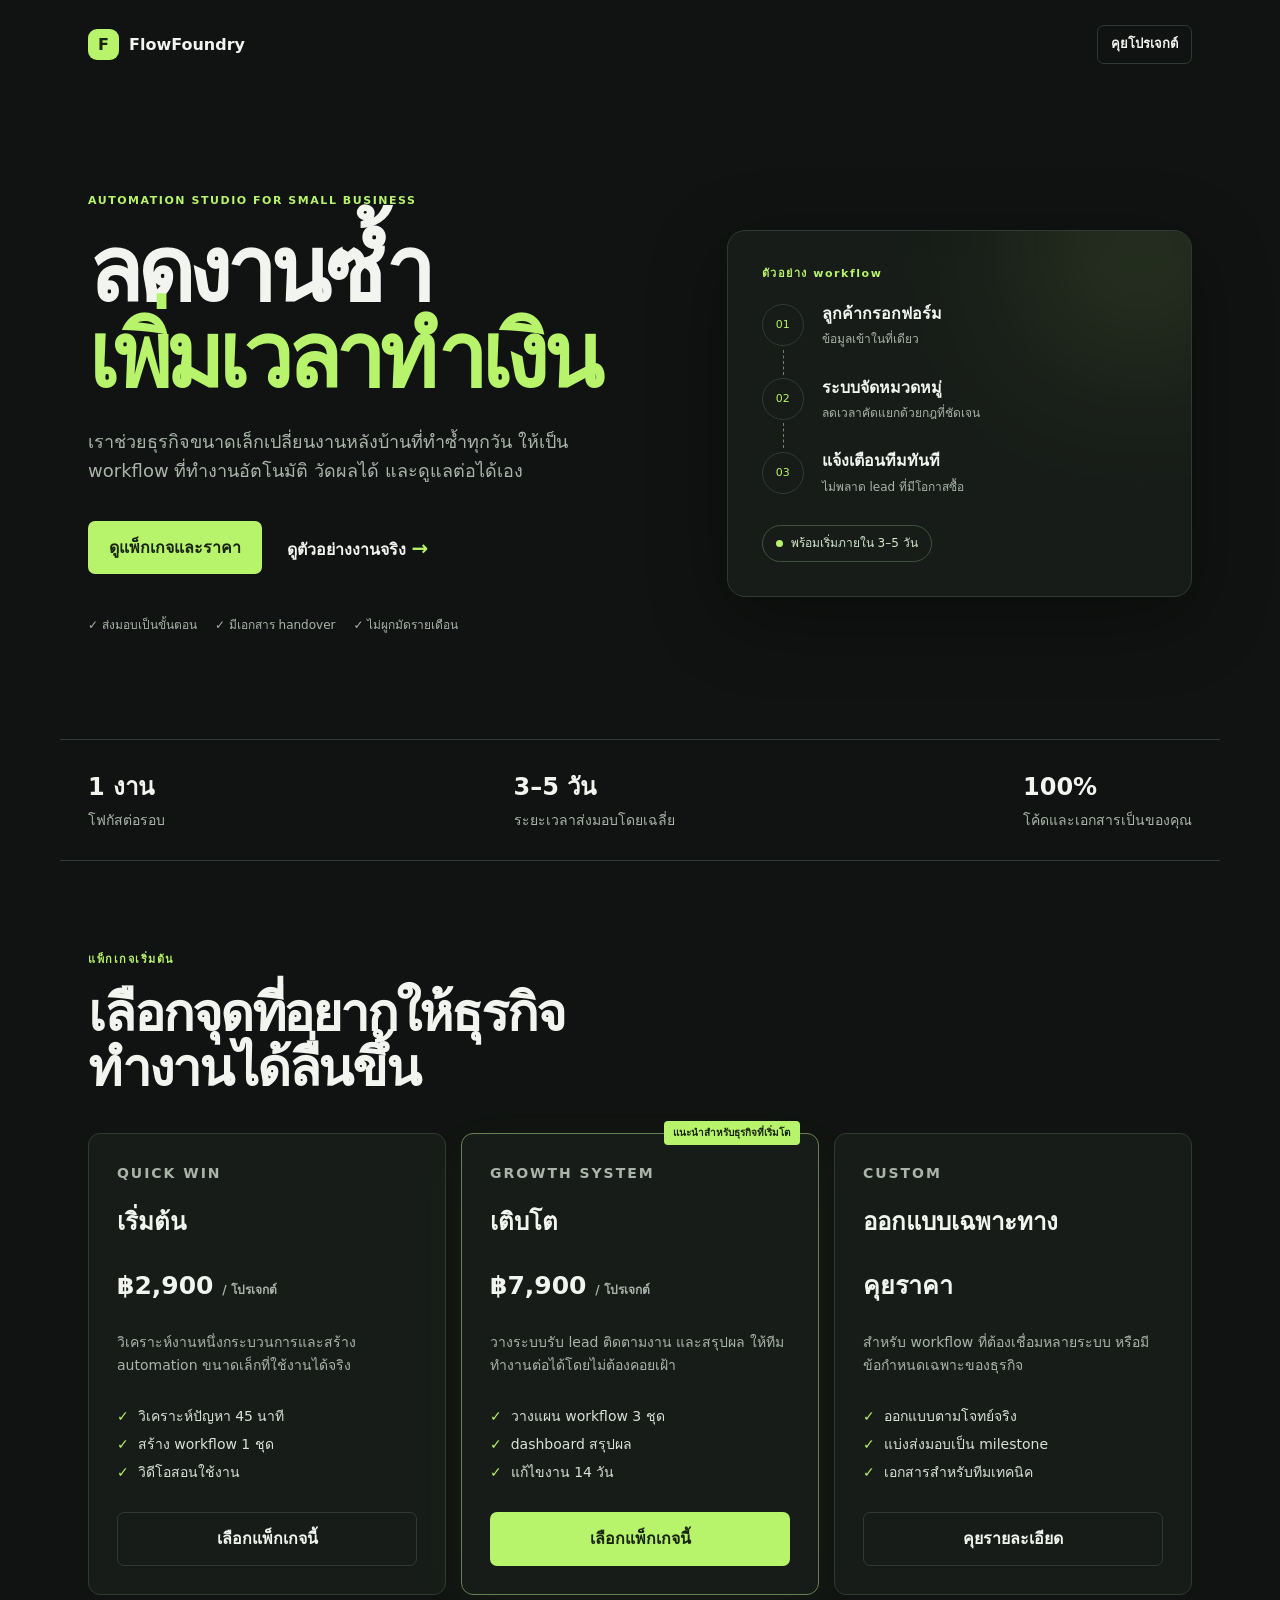
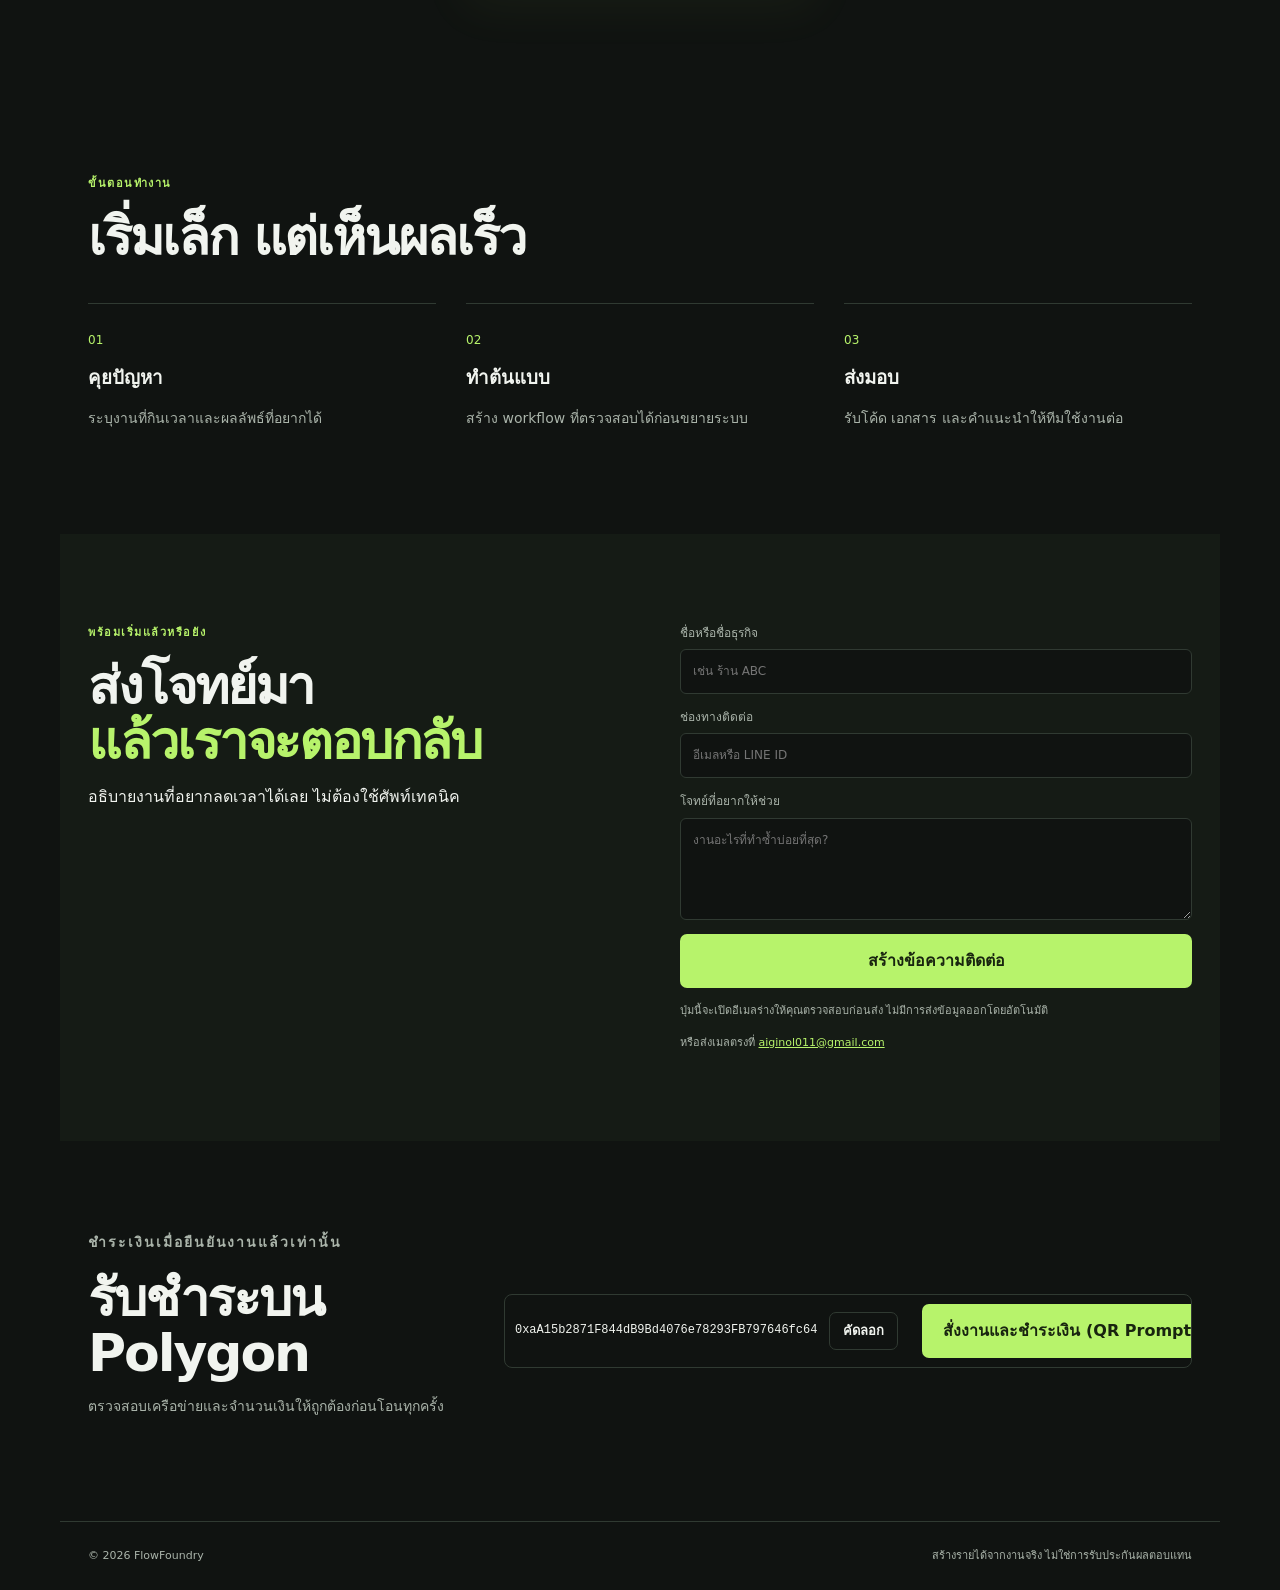
<file: index.html>
<!doctype html>
<html lang="th">
  <head>
    <meta charset="utf-8" />
    <meta name="viewport" content="width=device-width, initial-scale=1" />
    <meta
      name="description"
      content="บริการสร้างระบบอัตโนมัติสำหรับธุรกิจขนาดเล็ก เริ่มต้นได้เร็วและวัดผลได้"
    />
    <meta property="og:title" content="FlowFoundry — ระบบอัตโนมัติที่ช่วยให้ธุรกิจโต" />
    <meta property="og:description" content="ลดงานซ้ำ เพิ่มเวลาทำเงิน — automation สำหรับธุรกิจเล็ก เริ่ม ฿2,900 ไม่มีค่ารายเดือน กดเล่นเดโม่ได้เลย" />
    <meta property="og:type" content="website" />
    <meta property="og:url" content="https://pp0910619247-netizen.github.io/flowfoundry/" />
    <meta property="og:locale" content="th_TH" />
    <meta name="twitter:card" content="summary" />
    <link rel="canonical" href="https://pp0910619247-netizen.github.io/flowfoundry/" />
    <title>FlowFoundry — ระบบอัตโนมัติที่ช่วยให้ธุรกิจโต</title>
    <link rel="stylesheet" href="styles.css" />
  </head>
  <body>
    <header class="site-header">
      <a class="brand" href="#top" aria-label="FlowFoundry หน้าหลัก">
        <span class="brand-mark">F</span>
        <span>FlowFoundry</span>
      </a>
      <a class="button button-small button-ghost" href="#contact">คุยโปรเจกต์</a>
    </header>

    <main id="top">
      <section class="hero section">
        <div class="hero-copy">
          <p class="eyebrow">AUTOMATION STUDIO FOR SMALL BUSINESS</p>
          <h1>ลดงานซ้ำ<br /><span>เพิ่มเวลาทำเงิน</span></h1>
          <p class="lede">
            เราช่วยธุรกิจขนาดเล็กเปลี่ยนงานหลังบ้านที่ทำซ้ำทุกวัน
            ให้เป็น workflow ที่ทำงานอัตโนมัติ วัดผลได้ และดูแลต่อได้เอง
          </p>
          <div class="hero-actions">
            <a class="button button-primary" href="#packages">ดูแพ็กเกจและราคา</a>
            <a class="text-link" href="demo/">ดูตัวอย่างงานจริง <span>→</span></a>
          </div>
          <div class="trust-row">
            <span>✓ ส่งมอบเป็นขั้นตอน</span>
            <span>✓ มีเอกสาร handover</span>
            <span>✓ ไม่ผูกมัดรายเดือน</span>
          </div>
        </div>
        <div class="hero-card" aria-label="ตัวอย่างผลลัพธ์">
          <div class="card-glow"></div>
          <p class="card-label">ตัวอย่าง workflow</p>
          <div class="flow-step">
            <span class="step-number">01</span>
            <div><strong>ลูกค้ากรอกฟอร์ม</strong><small>ข้อมูลเข้าในที่เดียว</small></div>
          </div>
          <div class="flow-line"></div>
          <div class="flow-step">
            <span class="step-number">02</span>
            <div><strong>ระบบจัดหมวดหมู่</strong><small>ลดเวลาคัดแยกด้วยกฎที่ชัดเจน</small></div>
          </div>
          <div class="flow-line"></div>
          <div class="flow-step">
            <span class="step-number">03</span>
            <div><strong>แจ้งเตือนทีมทันที</strong><small>ไม่พลาด lead ที่มีโอกาสซื้อ</small></div>
          </div>
          <div class="result-pill"><span></span> พร้อมเริ่มภายใน 3–5 วัน</div>
        </div>
      </section>

      <section class="stats section">
        <div><strong>1 งาน</strong><span>โฟกัสต่อรอบ</span></div>
        <div><strong>3–5 วัน</strong><span>ระยะเวลาส่งมอบโดยเฉลี่ย</span></div>
        <div><strong>100%</strong><span>โค้ดและเอกสารเป็นของคุณ</span></div>
      </section>

      <section class="section" id="packages">
        <div class="section-heading">
          <p class="eyebrow">แพ็กเกจเริ่มต้น</p>
          <h2>เลือกจุดที่อยากให้ธุรกิจ<br />ทำงานได้ลื่นขึ้น</h2>
        </div>
        <div class="package-grid">
          <article class="package">
            <p class="package-kicker">QUICK WIN</p>
            <h3>เริ่มต้น</h3>
            <p class="price">฿2,900 <small>/ โปรเจกต์</small></p>
            <p>วิเคราะห์งานหนึ่งกระบวนการและสร้าง automation ขนาดเล็กที่ใช้งานได้จริง</p>
            <ul><li>วิเคราะห์ปัญหา 45 นาที</li><li>สร้าง workflow 1 ชุด</li><li>วิดีโอสอนใช้งาน</li></ul>
            <a class="button button-outline" href="#contact" data-package="เริ่มต้น">เลือกแพ็กเกจนี้</a>
          </article>
          <article class="package package-featured">
            <div class="popular">แนะนำสำหรับธุรกิจที่เริ่มโต</div>
            <p class="package-kicker">GROWTH SYSTEM</p>
            <h3>เติบโต</h3>
            <p class="price">฿7,900 <small>/ โปรเจกต์</small></p>
            <p>วางระบบรับ lead ติดตามงาน และสรุปผล ให้ทีมทำงานต่อได้โดยไม่ต้องคอยเฝ้า</p>
            <ul><li>วางแผน workflow 3 ชุด</li><li>dashboard สรุปผล</li><li>แก้ไขงาน 14 วัน</li></ul>
            <a class="button button-primary" href="#contact" data-package="เติบโต">เลือกแพ็กเกจนี้</a>
          </article>
          <article class="package">
            <p class="package-kicker">CUSTOM</p>
            <h3>ออกแบบเฉพาะทาง</h3>
            <p class="price">คุยราคา</p>
            <p>สำหรับ workflow ที่ต้องเชื่อมหลายระบบ หรือมีข้อกำหนดเฉพาะของธุรกิจ</p>
            <ul><li>ออกแบบตามโจทย์จริง</li><li>แบ่งส่งมอบเป็น milestone</li><li>เอกสารสำหรับทีมเทคนิค</li></ul>
            <a class="button button-outline" href="#contact" data-package="ออกแบบเฉพาะทาง">คุยรายละเอียด</a>
          </article>
        </div>
      </section>

      <section class="how section" id="how-it-works">
        <div class="section-heading">
          <p class="eyebrow">ขั้นตอนทำงาน</p>
          <h2>เริ่มเล็ก แต่เห็นผลเร็ว</h2>
        </div>
        <div class="steps">
          <div><span>01</span><h3>คุยปัญหา</h3><p>ระบุงานที่กินเวลาและผลลัพธ์ที่อยากได้</p></div>
          <div><span>02</span><h3>ทำต้นแบบ</h3><p>สร้าง workflow ที่ตรวจสอบได้ก่อนขยายระบบ</p></div>
          <div><span>03</span><h3>ส่งมอบ</h3><p>รับโค้ด เอกสาร และคำแนะนำให้ทีมใช้งานต่อ</p></div>
        </div>
      </section>

      <section class="contact section" id="contact">
        <div>
          <p class="eyebrow">พร้อมเริ่มแล้วหรือยัง</p>
          <h2>ส่งโจทย์มา<br /><span>แล้วเราจะตอบกลับ</span></h2>
          <p class="contact-copy">อธิบายงานที่อยากลดเวลาได้เลย ไม่ต้องใช้ศัพท์เทคนิค</p>
        </div>
        <form id="contact-form" class="contact-form">
          <label>ชื่อหรือชื่อธุรกิจ<input name="name" required placeholder="เช่น ร้าน ABC" /></label>
          <label>ช่องทางติดต่อ<input name="contact" required placeholder="อีเมลหรือ LINE ID" /></label>
          <label>โจทย์ที่อยากให้ช่วย<textarea name="brief" required rows="4" placeholder="งานอะไรที่ทำซ้ำบ่อยที่สุด?"></textarea></label>
          <button class="button button-primary" type="submit">สร้างข้อความติดต่อ</button>
          <p class="form-note">ปุ่มนี้จะเปิดอีเมลร่างให้คุณตรวจสอบก่อนส่ง ไม่มีการส่งข้อมูลออกโดยอัตโนมัติ</p>
          <p class="form-note">หรือส่งเมลตรงที่ <a id="direct-email" href="#contact"></a></p>
        </form>
      </section>

      <section class="payment section">
        <div>
          <p class="eyebrow">ชำระเงินเมื่อยืนยันงานแล้วเท่านั้น</p>
          <h2>รับชำระบน Polygon</h2>
          <p>ตรวจสอบเครือข่ายและจำนวนเงินให้ถูกต้องก่อนโอนทุกครั้ง</p>
        </div>
        <div class="wallet-box">
          <code id="wallet">0xaA15b2871F844dB9Bd4076e78293FB797646fc64</code>
          <button id="copy-wallet" class="button button-small button-ghost" type="button">คัดลอก</button>
          <span id="copy-status" role="status"></span>
          <a class="button button-primary" href="order/">สั่งงานและชำระเงิน (QR PromptPay / Polygon)</a>
        </div>
      </section>
    </main>

    <footer class="site-footer">
      <span>© 2026 FlowFoundry</span>
      <span>สร้างรายได้จากงานจริง ไม่ใช่การรับประกันผลตอบแทน</span>
    </footer>
    <script src="app.js"></script>
  </body>
</html>
</file>
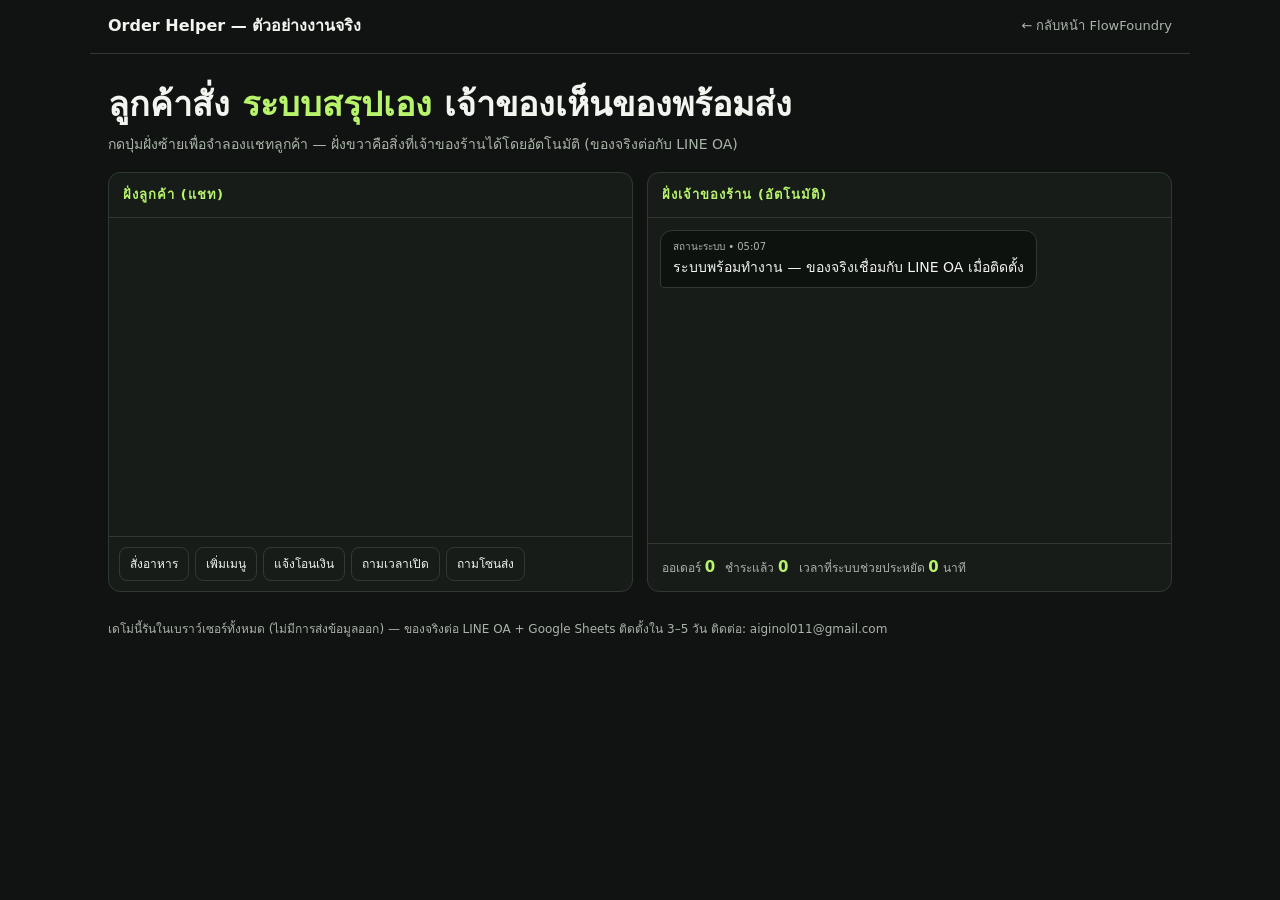
<file: demo/index.html>
<!doctype html>
<html lang="th">
  <head>
    <meta charset="utf-8" />
    <meta name="viewport" content="width=device-width, initial-scale=1" />
    <meta name="description" content="ตัวอย่างงานจริง — ระบบรับออเดอร์อัตโนมัติ กดเล่นได้ในเบราว์เซอร์" />
    <title>ตัวอย่างงานจริง — Order Helper | FlowFoundry</title>
    <style>
      :root{--bg:#101311;--panel:#171c18;--line:#303a32;--text:#f1f4ef;--muted:#aab4aa;--accent:#b7f36b;--accent-dark:#18240f}
      *{box-sizing:border-box}body{margin:0;background:var(--bg);color:var(--text);font-family:Inter,system-ui,"Segoe UI",sans-serif;line-height:1.55}
      header{display:flex;justify-content:space-between;align-items:center;padding:14px 18px;border-bottom:1px solid var(--line);max-width:1100px;margin:auto}
      header a{color:var(--muted);text-decoration:none;font-size:13px}header a:hover{color:var(--accent)}
      .wrap{max-width:1100px;margin:auto;padding:18px}
      h1{font-size:clamp(22px,4vw,34px);margin:6px 0 4px}h1 span{color:var(--accent)}
      .sub{color:var(--muted);font-size:14px;margin:0 0 16px}
      .grid{display:grid;grid-template-columns:1fr 1fr;gap:14px}
      @media(max-width:760px){.grid{grid-template-columns:1fr}}
      .card{background:var(--panel);border:1px solid var(--line);border-radius:12px;overflow:hidden;display:flex;flex-direction:column;min-height:420px}
      .card h2{font-size:13px;letter-spacing:.08em;color:var(--accent);margin:0;padding:12px 14px;border-bottom:1px solid var(--line);text-transform:uppercase}
      .feed{flex:1;overflow-y:auto;padding:12px;display:flex;flex-direction:column;gap:8px;max-height:420px}
      .bub{max-width:88%;padding:8px 12px;border-radius:12px;font-size:14px;white-space:pre-wrap;word-break:break-word}
      .bub.user{align-self:flex-end;background:var(--accent);color:var(--accent-dark);border-bottom-right-radius:4px}
      .bub.sys{align-self:flex-start;background:#0e120f;border:1px solid var(--line);border-bottom-left-radius:4px}
      .bub .tag{display:block;font-size:10px;color:var(--muted);margin-bottom:2px}
      .btns{display:flex;flex-wrap:wrap;gap:6px;padding:10px;border-top:1px solid var(--line)}
      .btns button{background:transparent;border:1px solid var(--line);color:var(--text);border-radius:8px;padding:7px 10px;font:inherit;font-size:12px;cursor:pointer}
      .btns button:hover{border-color:var(--accent);color:var(--accent)}
      .stats{display:flex;gap:10px;padding:12px 14px;border-top:1px solid var(--line);font-size:12px;color:var(--muted);flex-wrap:wrap}
      .stats b{color:var(--accent);font-size:15px}
      .order{border:1px solid var(--line);border-radius:10px;padding:10px 12px;font-size:13px}
      .order.paid{border-color:var(--accent)}
      .order small{color:var(--muted)}
      .badge{font-size:10px;padding:2px 8px;border-radius:999px;border:1px solid var(--line);color:var(--muted)}
      .badge.ok{color:var(--accent);border-color:var(--accent)}
      footer{color:var(--muted);font-size:12px;padding:10px 18px 30px;max-width:1100px;margin:auto}
    </style>
  </head>
  <body>
    <header>
      <strong>Order Helper — ตัวอย่างงานจริง</strong>
      <a href="../">← กลับหน้า FlowFoundry</a>
    </header>
    <div class="wrap">
      <h1>ลูกค้าสั่ง <span>ระบบสรุปเอง</span> เจ้าของเห็นของพร้อมส่ง</h1>
      <p class="sub">กดปุ่มฝั่งซ้ายเพื่อจำลองแชทลูกค้า — ฝั่งขวาคือสิ่งที่เจ้าของร้านได้โดยอัตโนมัติ (ของจริงต่อกับ LINE OA)</p>
      <div class="grid">
        <section class="card">
          <h2>ฝั่งลูกค้า (แชท)</h2>
          <div id="chat" class="feed" aria-live="polite"></div>
          <div class="btns">
            <button data-msg="สั่งข้าวผัดกะเพรา 2 กล่อง ไม่เอาถั่วครับ">สั่งอาหาร</button>
            <button data-msg="เพิ่มชานมไข่มุก 1 แก้วครับ">เพิ่มเมนู</button>
            <button data-msg="โอนแล้วนะครับ รหัส: REF88213">แจ้งโอนเงิน</button>
            <button data-msg="ร้านเปิดกี่โมงครับ?">ถามเวลาเปิด</button>
            <button data-msg="ส่งถึงหอพักได้ไหมครับ">ถามโซนส่ง</button>
          </div>
        </section>
        <section class="card">
          <h2>ฝั่งเจ้าของร้าน (อัตโนมัติ)</h2>
          <div id="owner" class="feed" aria-live="polite"></div>
          <div class="stats">
            <span>ออเดอร์ <b id="n-orders">0</b></span>
            <span>ชำระแล้ว <b id="n-paid">0</b></span>
            <span>เวลาที่ระบบช่วยประหยัด <b id="n-mins">0</b> นาที</span>
          </div>
        </section>
      </div>
    </div>
    <footer>เดโม่นี้รันในเบราว์เซอร์ทั้งหมด (ไม่มีการส่งข้อมูลออก) — ของจริงต่อ LINE OA + Google Sheets ติดตั้งใน 3–5 วัน ติดต่อ: aiginol011@gmail.com</footer>
    <script>
    "use strict";
const MENU = [
  {key:"กะเพรา", name:"ข้าวผัดกะเพรา", price:45},
  {key:"ชานม", name:"ชานมไข่มุก", price:30},
];
const chatEl = document.querySelector("#chat");
const ownerEl = document.querySelector("#owner");
const state = {orders:new Map(), paid:0, mins:0, seq:0};

function now(){const d=new Date();return d.toTimeString().slice(0,5);}
function scroll(el){el.scrollTop=el.scrollHeight;}
function bub(el,text,who,tag){
  const d=document.createElement("div");
  d.className="bub "+who;
  if(tag){const t=document.createElement("span");t.className="tag";t.textContent=tag;d.appendChild(t);}
  d.appendChild(document.createTextNode(text));
  el.appendChild(d);scroll(el);
}
function ownerNote(text,tag){bub(ownerEl,text,"sys",tag);}
function bumpStats(){
  document.querySelector("#n-orders").textContent=state.orders.size;
  document.querySelector("#n-paid").textContent=state.paid;
  document.querySelector("#n-mins").textContent=state.mins;
}
function parse(msg){
  const t=msg.replace(/\s+/g," ");
  const qtyM=t.match(/(\d+)\s*(กล่อง|แก้ว|ชิ้น|ถ้วย|จาน)/);
  const qty=qtyM?parseInt(qtyM[1],10):1;
  const item=MENU.find(m=>t.includes(m.key))||null;
  const payM=t.match(/(?:รหัส|ref|อ้างอิง)\s*[:#]?\s*([A-Za-z0-9]+)/i);
  const isPay=/โอน|ชำระ/.test(t)&&!!payM;
  const isFaq=/กี่โมง|เปิด|ปิด/.test(t)||/ส่ง(ถึง|ไหม|ฟรี)?/.test(t);
  return {qty,item,payM,isPay,isFaq};
}
function handle(msg){
  bub(chatEl,msg,"user","ลูกค้า • "+now());
  const p=parse(msg);
  if(p.isPay){
    const code=p.payM[1];
    const last=[...state.orders.values()].reverse().find(o=>!o.paid);
    state.mins+=2;
    ownerNote("✅ ยืนยันการชำระเงิน รหัส "+code+(last?" — ออเดอร์ #"+last.id+" อัปเดตเป็น ชำระแล้ว":" — ไม่พบออเดอร์ค้างชำระ"),"แจ้งเตือนการเงิน • "+now());
    if(last){last.paid=true;state.paid++;renderOrder(last);}
    bumpStats();return;
  }
  if(p.isFaq){
    state.mins+=1;
    const ans=/กี่โมง|เปิด|ปิด/.test(msg)?"ร้านเปิดทุกวัน 8:00–20:00 ครับ":"ส่งฟรีในรัศมี 5 กม. ครับ";
    bub(chatEl,ans,"sys","ตอบอัตโนมัติ • "+now());
    ownerNote("🤖 ตอบคำถามซ้ำให้ลูกค้าแล้ว (เจ้าของไม่ต้องกดตอบเอง)","อัตโนมัติ • "+now());
    bumpStats();return;
  }
  if(p.item){
    const id=++state.seq;
    const noteM=msg.match(/ไม่เอา[^\s]*/);
    const o={id,item:p.item.name,qty:p.qty,note:noteM?noteM[0]:"-",total:p.item.price*p.qty,paid:false};
    state.orders.set(id,o);state.mins+=3;
    ownerNote("🧾 ออเดอร์ใหม่ #"+id+" — "+o.item+" ×"+o.qty+" = ฿"+o.total+(noteM?" (หมายเหตุ: "+o.note+")":""),"ออเดอร์ใหม่ • "+now());
    renderOrder(o);bumpStats();
    bub(chatEl,"รับออเดอร์แล้วครับ #"+id+" รวม ฿"+o.total+" โอนเสร็จส่งรหัสมาได้เลยครับ","sys","ตอบอัตโนมัติ • "+now());
    return;
  }
  bub(chatEl,"รับทราบครับ ทีมร้านจะตอบกลับเร็ว ๆ นี้","sys","ตอบอัตโนมัติ • "+now());
}
function renderOrder(o){
  let card=ownerEl.querySelector('[data-order="'+o.id+'"]');
  if(!card){
    card=document.createElement("div");
    card.className="order";card.dataset.order=String(o.id);
    ownerEl.appendChild(card);scroll(ownerEl);
  }
  card.classList.toggle("paid",o.paid);
  card.innerHTML='<strong>#'+o.id+" "+o.item+" ×"+o.qty+"</strong> — ฿"+o.total
    +'<br><small>หมายเหตุ: '+o.note+"</small>"
    +'<br><span class="badge'+(o.paid?" ok":"")+'">'+(o.paid?"ชำระแล้ว ✓":"รอชำระ")+"</span>";
}
document.querySelectorAll(".btns button").forEach(b=>{
  b.addEventListener("click",()=>handle(b.dataset.msg));
});
ownerNote("ระบบพร้อมทำงาน — ของจริงเชื่อมกับ LINE OA เมื่อติดตั้ง","สถานะระบบ • "+now());
    </script>
  </body>
</html>
</file>
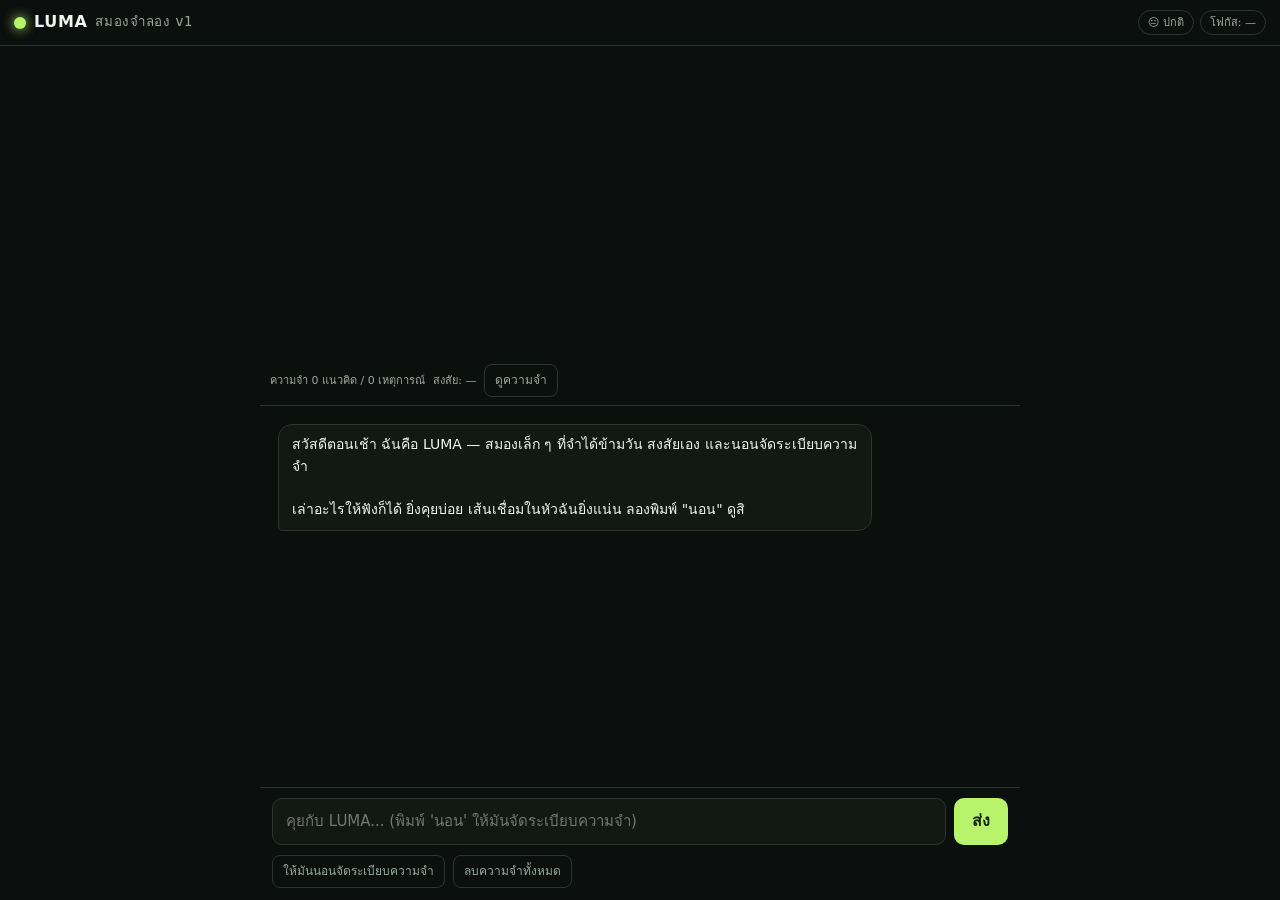
<file: luma-brain/index.html>
<!doctype html>
<html lang="th">
  <head>
    <meta charset="utf-8" />
    <meta name="viewport" content="width=device-width, initial-scale=1, viewport-fit=cover" />
    <meta name="theme-color" content="#0b0f0d" />
    <meta
      name="description"
      content="LUMA — สมองจำลองที่จำได้ข้ามวัน สงสัยด้วยตัวเอง และนอนจัดระเบียบความจำ เห็นสมองคิดสด ๆ บนมือถือ"
    />
    <title>LUMA — สมองจำลองที่จำได้ สงสัย และเรียนรู้</title>
    <link
      rel="icon"
      href="data:image/svg+xml,<svg xmlns='http://www.w3.org/2000/svg' viewBox='0 0 32 32'><circle cx='16' cy='16' r='13' fill='%23b7f36b'/><circle cx='16' cy='16' r='5' fill='%230b0f0d'/></svg>"
    />
    <link rel="stylesheet" href="styles.css" />
  </head>
  <body>
    <header class="top">
      <div class="brand"><span class="dot"></span>LUMA <small>สมองจำลอง v1</small></div>
      <div class="chips">
        <span class="chip" id="mood-chip">🙂 ปกติ</span>
        <span class="chip" id="focus-chip">โฟกัส: —</span>
      </div>
    </header>

    <main>
      <section class="brain-panel" aria-label="ภาพสมองของ LUMA">
        <canvas id="brain-canvas"></canvas>
        <div class="brain-meta">
          <span id="memory-chip">ความจำ 0</span>
          <span id="curiosity-chip">สงสัย: —</span>
          <button id="inspector-btn" class="mini" type="button">ดูความจำ</button>
        </div>
        <aside id="inspector" hidden>
          <h3>ความเชื่อมที่แข็งแรง</h3>
          <ul id="edge-list"></ul>
          <h3>เหตุการณ์ล่าสุด</h3>
          <ul id="episode-list"></ul>
        </aside>
      </section>

      <section id="chat" class="chat" aria-live="polite"></section>

      <form id="ask" class="ask">
        <input
          id="input"
          name="text"
          placeholder="คุยกับ LUMA... (พิมพ์ 'นอน' ให้มันจัดระเบียบความจำ)"
          autocomplete="off"
          autocapitalize="off"
          enterkeyhint="send"
        />
        <button type="submit">ส่ง</button>
      </form>

      <div class="actions">
        <button id="sleep-btn" class="mini" type="button">ให้มันนอนจัดระเบียบความจำ</button>
        <button id="wipe-btn" class="mini danger" type="button">ลบความจำทั้งหมด</button>
      </div>
    </main>

    <noscript><p class="noscript">LUMA ต้องใช้ JavaScript เพื่อคิดและจำ</p></noscript>
    <script src="brain.js"></script>
  </body>
</html>
</file>
<file: styles.css>
:root{--bg:#101311;--panel:#171c18;--line:#303a32;--text:#f1f4ef;--muted:#aab4aa;--accent:#b7f36b;--accent-dark:#18240f}*{box-sizing:border-box}html{scroll-behavior:smooth}body{margin:0;background:var(--bg);color:var(--text);font-family:Inter,ui-sans-serif,system-ui,-apple-system,BlinkMacSystemFont,"Segoe UI",sans-serif;line-height:1.6}.site-header,.site-footer,.section{max-width:1160px;margin:auto}.site-header{display:flex;justify-content:space-between;align-items:center;padding:25px 28px}.brand{display:flex;align-items:center;gap:10px;color:var(--text);text-decoration:none;font-weight:750}.brand-mark{display:grid;place-items:center;width:31px;height:31px;border-radius:9px;background:var(--accent);color:var(--accent-dark);font-weight:900}.section{padding:90px 28px}.hero{display:grid;grid-template-columns:1.1fr .9fr;gap:70px;align-items:center;min-height:650px}.eyebrow,.card-label,.package-kicker{color:var(--accent);font-size:11px;font-weight:800;letter-spacing:.14em;margin:0 0 18px}.hero h1{font-size:clamp(48px,7vw,88px);line-height:.98;letter-spacing:-.06em;margin:0 0 28px}.hero h1 span,h2 span{color:var(--accent)}.lede{max-width:550px;color:var(--muted);font-size:18px}.hero-actions{display:flex;align-items:center;gap:25px;margin-top:35px}.button{display:inline-flex;align-items:center;justify-content:center;border:1px solid transparent;border-radius:7px;padding:13px 20px;font:inherit;font-weight:750;text-decoration:none;cursor:pointer;transition:transform .2s,background .2s}.button:hover{transform:translateY(-2px)}.button-primary{background:var(--accent);color:var(--accent-dark)}.button-outline,.button-ghost{border-color:var(--line);color:var(--text);background:transparent}.button-small{padding:8px 13px;font-size:13px}.text-link{color:var(--text);text-decoration:none;font-weight:650}.text-link span{color:var(--accent);font-size:20px}.trust-row{display:flex;gap:18px;flex-wrap:wrap;margin-top:42px;color:var(--muted);font-size:12px}.hero-card{position:relative;background:var(--panel);border:1px solid var(--line);border-radius:18px;padding:34px;overflow:hidden;box-shadow:0 20px 80px #0005}.card-glow{position:absolute;right:-50px;top:-80px;width:200px;height:200px;background:var(--accent);filter:blur(80px);opacity:.12}.flow-step{display:flex;align-items:center;gap:18px;position:relative}.step-number{display:grid;place-items:center;width:42px;height:42px;border:1px solid var(--line);border-radius:50%;color:var(--accent);font-size:11px}.flow-step strong,.flow-step small{display:block}.flow-step small{color:var(--muted);font-size:12px;margin-top:4px}.flow-line{height:25px;border-left:1px dashed #71846a;margin:0 0 0 21px}.result-pill{display:inline-flex;align-items:center;gap:8px;margin-top:28px;border:1px solid #41513d;border-radius:99px;padding:8px 13px;color:#d6e7ce;font-size:12px}.result-pill span{width:7px;height:7px;border-radius:50%;background:var(--accent)}.stats{display:flex;justify-content:space-between;border-top:1px solid var(--line);border-bottom:1px solid var(--line);padding-top:28px;padding-bottom:28px}.stats div{display:flex;flex-direction:column;gap:3px}.stats strong{font-size:24px}.stats span,.package p,.steps p,.payment p{color:var(--muted);font-size:14px}.section-heading{margin-bottom:38px}.section-heading h2,.contact h2,.payment h2{font-size:clamp(32px,5vw,52px);line-height:1.05;letter-spacing:-.04em;margin:0}.package-grid{display:grid;grid-template-columns:repeat(3,1fr);gap:15px}.package{position:relative;background:var(--panel);border:1px solid var(--line);border-radius:12px;padding:28px}.package-featured{border-color:#66824f;box-shadow:0 15px 50px #b7f36b0c}.popular{position:absolute;top:-13px;right:18px;background:var(--accent);color:var(--accent-dark);font-size:10px;font-weight:800;padding:4px 9px;border-radius:4px}.package h3{font-size:24px;margin:0}.price{color:var(--text)!important;font-size:25px!important;font-weight:800}.price small{font-size:12px;color:var(--muted)}.package ul{list-style:none;padding:0;margin:26px 0;line-height:2;color:#d9e0d8;font-size:14px}.package li:before{content:"✓";color:var(--accent);margin-right:9px}.package .button{width:100%}.steps{display:grid;grid-template-columns:repeat(3,1fr);gap:30px}.steps div{border-top:1px solid var(--line);padding-top:22px}.steps span{color:var(--accent);font-size:12px}.steps h3{margin:12px 0 0}.contact{display:grid;grid-template-columns:1fr 1fr;gap:80px;background:#151b15}.contact-form{display:grid;gap:14px}.contact-form label{font-size:12px;color:var(--muted)}input,textarea{display:block;width:100%;margin-top:6px;background:var(--bg);border:1px solid var(--line);border-radius:6px;color:var(--text);font:inherit;padding:12px}input:focus,textarea:focus{outline:2px solid var(--accent)}.form-note{margin:0;color:var(--muted);font-size:11px}.payment{display:flex;justify-content:space-between;align-items:center;gap:35px}.wallet-box{display:flex;align-items:center;gap:12px;border:1px solid var(--line);border-radius:8px;padding:9px 10px;max-width:100%;overflow:auto}.wallet-box code{font-size:12px;white-space:nowrap}.wallet-box .button{white-space:nowrap}.wallet-box #copy-status{font-size:11px;color:var(--accent);white-space:nowrap}.site-footer{border-top:1px solid var(--line);display:flex;justify-content:space-between;padding:25px 28px;color:var(--muted);font-size:11px}@media(max-width:760px){.hero,.contact{grid-template-columns:1fr;gap:38px}.hero{padding-top:55px}.package-grid,.steps{grid-template-columns:1fr}.stats{gap:15px;flex-wrap:wrap}.stats div{min-width:28%}.payment{display:block}.wallet-box{margin-top:25px}.site-footer{display:block}.site-footer span{display:block;margin:5px 0}.hero-actions{align-items:flex-start;flex-direction:column}}
.contact-form .form-note a{color:var(--accent);text-decoration:underline}
</file>
<file: luma-brain/styles.css>
:root {
  --bg: #0b0f0d;
  --panel: #121814;
  --line: #2c362f;
  --text: #f1f4ef;
  --muted: #9aa89d;
  --accent: #b7f36b;
  --accent-dark: #16240f;
  --danger: #f37a6b;
}
* { box-sizing: border-box; }
html { height: 100%; }
body {
  margin: 0;
  height: 100vh;
  height: 100dvh;
  display: flex;
  flex-direction: column;
  background: var(--bg);
  color: var(--text);
  font-family: Inter, ui-sans-serif, system-ui, -apple-system, "Segoe UI", sans-serif;
  line-height: 1.55;
  padding: env(safe-area-inset-top) env(safe-area-inset-right) env(safe-area-inset-bottom) env(safe-area-inset-left);
}
body.sleeping canvas { opacity: 0.35; filter: blur(0.5px); transition: opacity 0.6s; }
canvas { transition: opacity 0.6s; }

.top {
  display: flex;
  justify-content: space-between;
  align-items: center;
  gap: 8px;
  padding: 10px 14px;
  border-bottom: 1px solid var(--line);
}
.brand { display: flex; align-items: center; gap: 8px; font-weight: 800; letter-spacing: 0.04em; }
.brand small { color: var(--muted); font-weight: 500; }
.dot { width: 12px; height: 12px; border-radius: 50%; background: var(--accent); box-shadow: 0 0 12px var(--accent); }
.chips { display: flex; gap: 6px; flex-wrap: wrap; justify-content: flex-end; }
.chip {
  font-size: 11px;
  padding: 3px 9px;
  border: 1px solid var(--line);
  border-radius: 999px;
  color: var(--muted);
  white-space: nowrap;
}

main { flex: 1; display: flex; flex-direction: column; min-height: 0; }

.brain-panel { position: relative; height: 40dvh; min-height: 220px; border-bottom: 1px solid var(--line); }
#brain-canvas { width: 100%; height: 100%; display: block; touch-action: none; }
.brain-meta {
  position: absolute;
  bottom: 8px;
  left: 10px;
  right: 10px;
  display: flex;
  gap: 8px;
  align-items: center;
  font-size: 11px;
  color: var(--muted);
  flex-wrap: wrap;
}
#inspector {
  position: absolute;
  inset: 0;
  background: rgba(11, 15, 13, 0.96);
  padding: 14px;
  overflow: auto;
  font-size: 12px;
}
#inspector h3 { color: var(--accent); font-size: 11px; letter-spacing: 0.1em; margin: 12px 0 6px; text-transform: uppercase; }
#inspector ul { margin: 0; padding-left: 16px; color: var(--muted); }
#inspector li { margin-bottom: 4px; }

.chat { flex: 1; overflow-y: auto; padding: 14px; display: flex; flex-direction: column; gap: 10px; }
.msg { max-width: 82%; padding: 9px 13px; border-radius: 14px; font-size: 14px; white-space: pre-wrap; word-break: break-word; }
.msg.user { align-self: flex-end; background: var(--accent); color: var(--accent-dark); border-bottom-right-radius: 4px; }
.msg.luma { align-self: flex-start; background: var(--panel); border: 1px solid var(--line); border-bottom-left-radius: 4px; }

.ask { display: flex; gap: 8px; padding: 10px 12px; border-top: 1px solid var(--line); }
.ask input {
  flex: 1;
  background: var(--panel);
  border: 1px solid var(--line);
  border-radius: 10px;
  color: var(--text);
  font: inherit;
  font-size: 15px;
  padding: 11px 13px;
  outline: none;
}
.ask input:focus { border-color: var(--accent); }
.ask button {
  background: var(--accent);
  color: var(--accent-dark);
  border: 0;
  border-radius: 10px;
  font: inherit;
  font-weight: 700;
  padding: 0 18px;
  cursor: pointer;
}

.actions { display: flex; gap: 8px; padding: 0 12px 12px; }
.mini {
  background: transparent;
  border: 1px solid var(--line);
  color: var(--muted);
  border-radius: 8px;
  font: inherit;
  font-size: 12px;
  padding: 6px 10px;
  cursor: pointer;
}
.mini:hover { color: var(--text); border-color: var(--accent); }
.mini.danger:hover { color: var(--danger); border-color: var(--danger); }
.noscript { padding: 20px; text-align: center; }

@media (min-width: 720px) {
  main { max-width: 760px; margin: 0 auto; width: 100%; }
  .chat { padding: 18px; }
}
</file>
